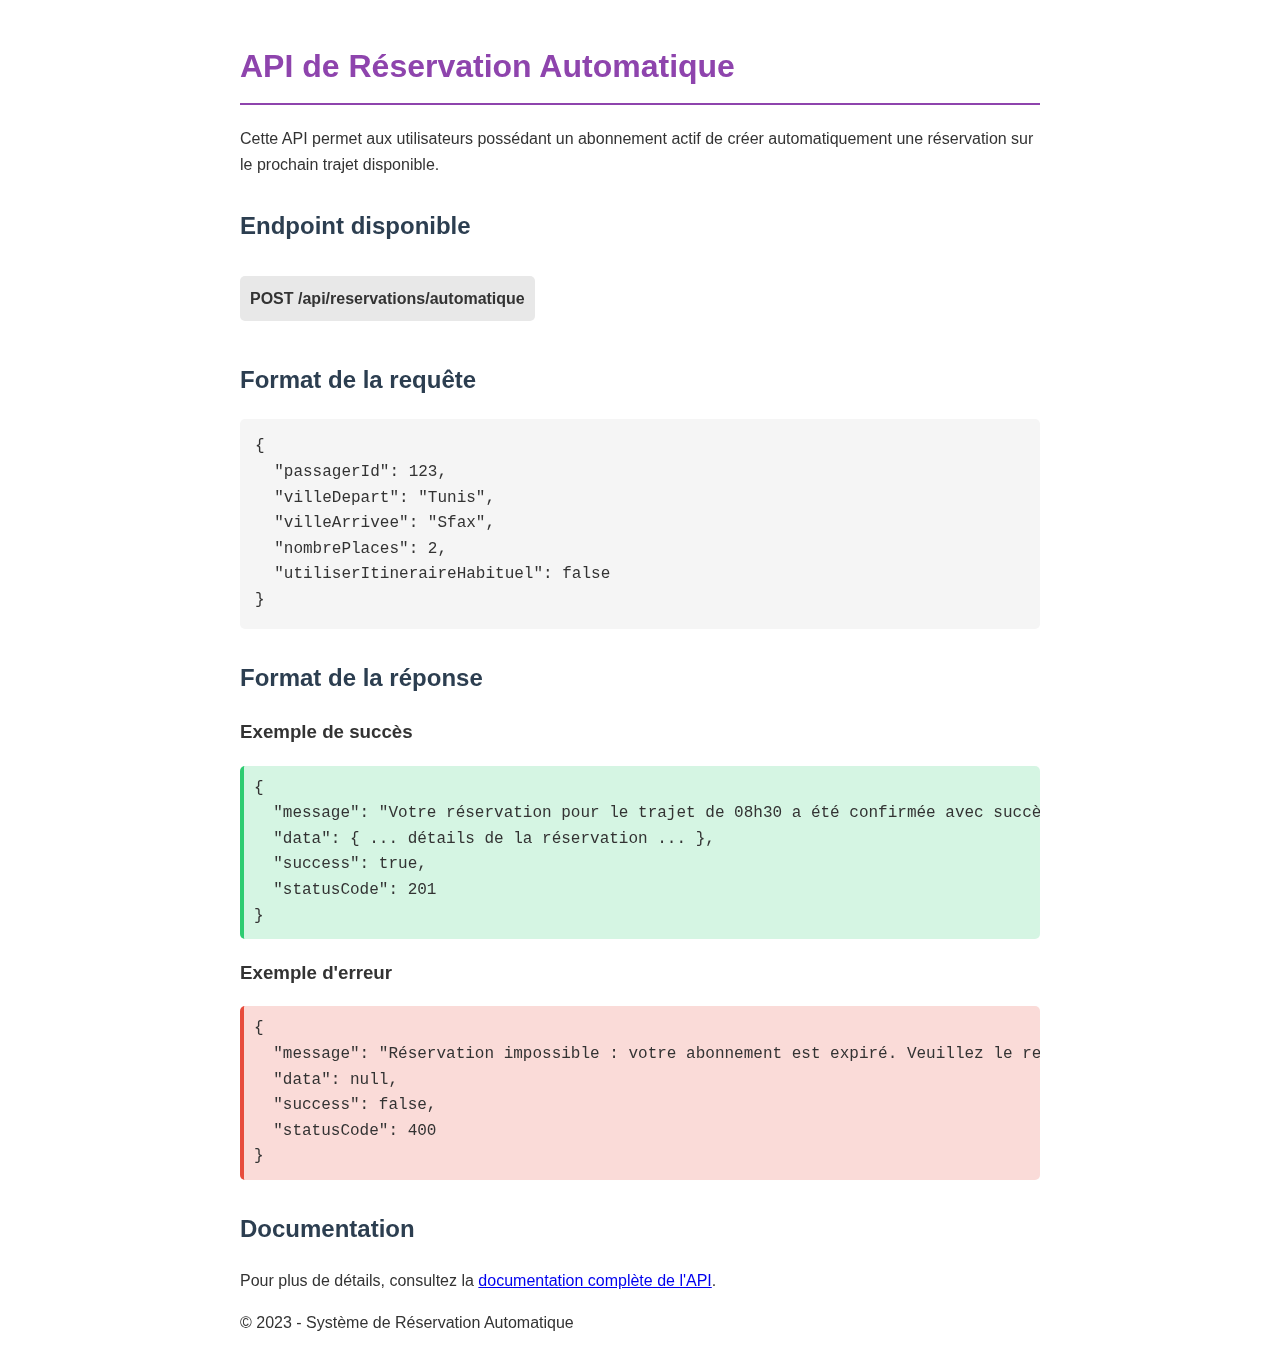
<file: src/main/webapp/index.html>
<!DOCTYPE html>
<html lang="fr">
<head>
    <meta charset="UTF-8">
    <meta name="viewport" content="width=device-width, initial-scale=1.0">
    <title>API de Réservation Automatique</title>
    <style>
        body {
            font-family: 'Segoe UI', Tahoma, Geneva, Verdana, sans-serif;
            line-height: 1.6;
            color: #333;
            max-width: 800px;
            margin: 0 auto;
            padding: 20px;
        }
        h1 {
            color: #8e44ad;
            border-bottom: 2px solid #8e44ad;
            padding-bottom: 10px;
        }
        h2 {
            color: #2c3e50;
            margin-top: 30px;
        }
        pre {
            background-color: #f5f5f5;
            padding: 15px;
            border-radius: 5px;
            overflow-x: auto;
        }
        code {
            font-family: 'Courier New', Courier, monospace;
        }
        .endpoint {
            background-color: #e8e8e8;
            padding: 10px;
            border-radius: 5px;
            font-weight: bold;
            display: inline-block;
            margin: 10px 0;
        }
        .success-message {
            background-color: #d5f5e3;
            padding: 10px;
            border-radius: 5px;
            border-left: 4px solid #2ecc71;
        }
        .error-message {
            background-color: #fadbd8;
            padding: 10px;
            border-radius: 5px;
            border-left: 4px solid #e74c3c;
        }
    </style>
</head>
<body>
    <h1>API de Réservation Automatique</h1>
    
    <p>Cette API permet aux utilisateurs possédant un abonnement actif de créer automatiquement une réservation sur le prochain trajet disponible.</p>
    
    <h2>Endpoint disponible</h2>
    
    <div class="endpoint">POST /api/reservations/automatique</div>
    
    <h2>Format de la requête</h2>
    
    <pre><code>{
  "passagerId": 123,
  "villeDepart": "Tunis",
  "villeArrivee": "Sfax",
  "nombrePlaces": 2,
  "utiliserItineraireHabituel": false
}</code></pre>
    
    <h2>Format de la réponse</h2>
    
    <h3>Exemple de succès</h3>
    <pre class="success-message"><code>{
  "message": "Votre réservation pour le trajet de 08h30 a été confirmée avec succès.",
  "data": { ... détails de la réservation ... },
  "success": true,
  "statusCode": 201
}</code></pre>
    
    <h3>Exemple d'erreur</h3>
    <pre class="error-message"><code>{
  "message": "Réservation impossible : votre abonnement est expiré. Veuillez le renouveler pour continuer.",
  "data": null,
  "success": false,
  "statusCode": 400
}</code></pre>
    
    <h2>Documentation</h2>
    <p>Pour plus de détails, consultez la <a href="doc/api_documentation.md">documentation complète de l'API</a>.</p>
    
    <footer>
        <p>&copy; 2023 - Système de Réservation Automatique</p>
    </footer>
</body>
</html>
</file>
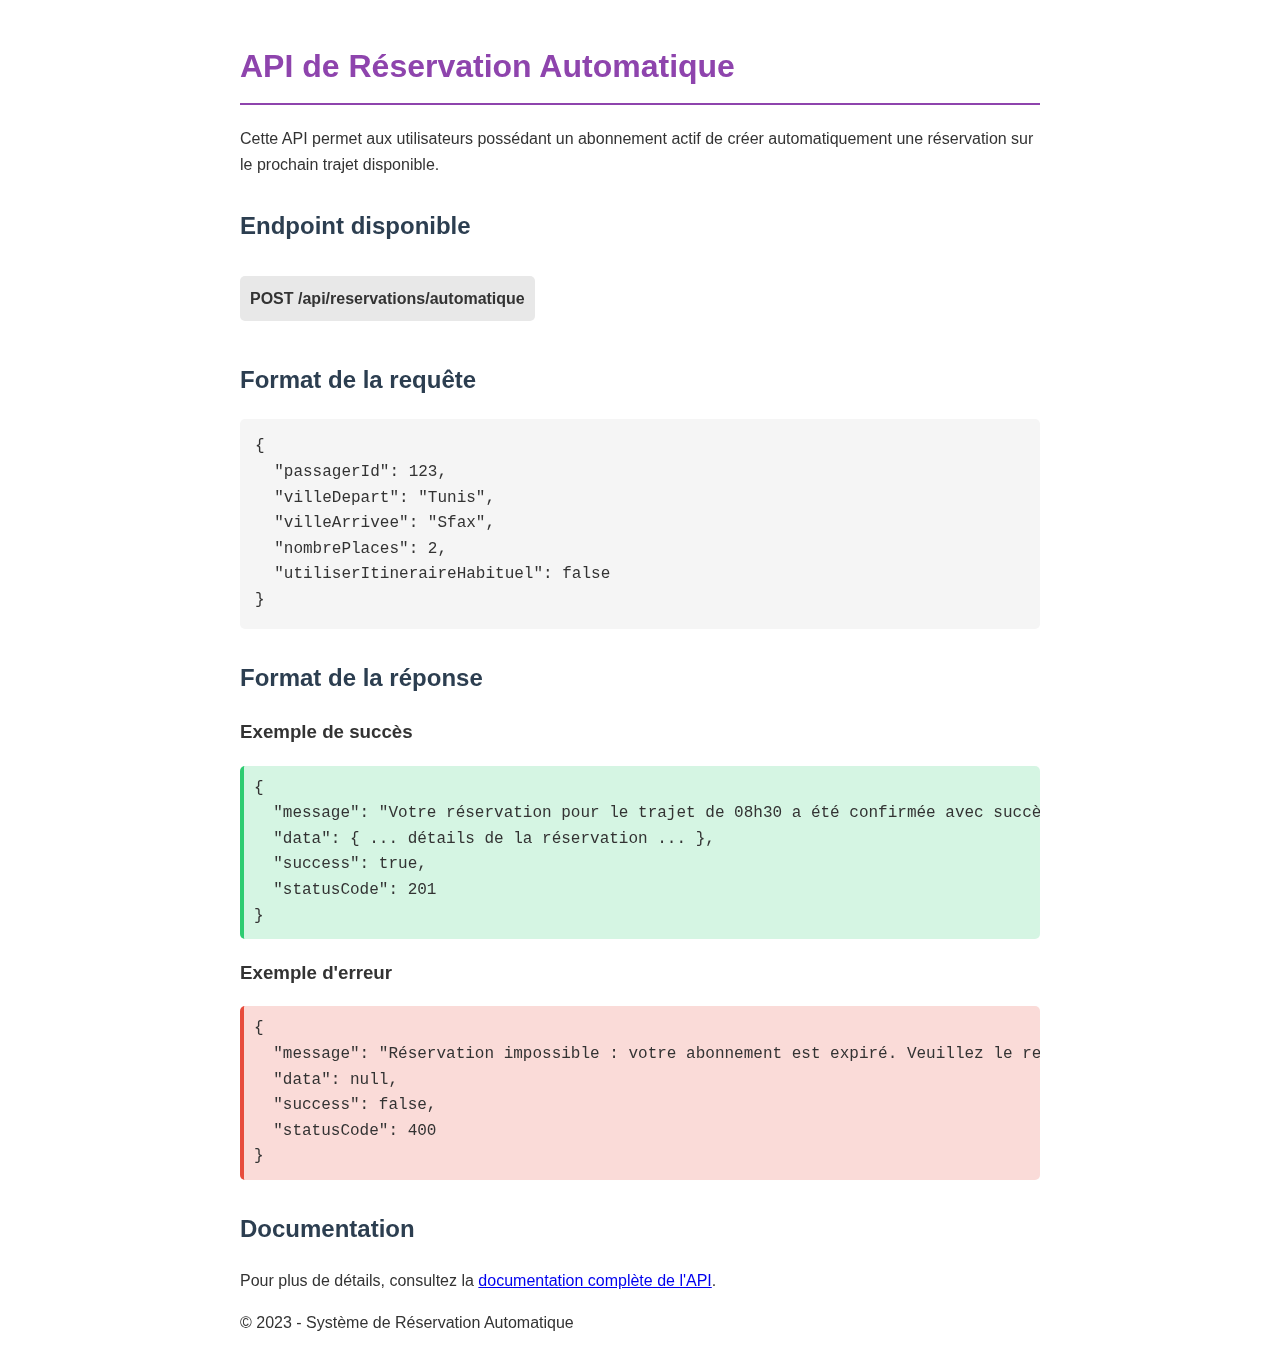
<file: weGo-main/src/main/webapp/index.html>
<!DOCTYPE html>
<html lang="fr">
<head>
    <meta charset="UTF-8">
    <meta name="viewport" content="width=device-width, initial-scale=1.0">
    <title>API de Réservation Automatique</title>
    <style>
        body {
            font-family: 'Segoe UI', Tahoma, Geneva, Verdana, sans-serif;
            line-height: 1.6;
            color: #333;
            max-width: 800px;
            margin: 0 auto;
            padding: 20px;
        }
        h1 {
            color: #8e44ad;
            border-bottom: 2px solid #8e44ad;
            padding-bottom: 10px;
        }
        h2 {
            color: #2c3e50;
            margin-top: 30px;
        }
        pre {
            background-color: #f5f5f5;
            padding: 15px;
            border-radius: 5px;
            overflow-x: auto;
        }
        code {
            font-family: 'Courier New', Courier, monospace;
        }
        .endpoint {
            background-color: #e8e8e8;
            padding: 10px;
            border-radius: 5px;
            font-weight: bold;
            display: inline-block;
            margin: 10px 0;
        }
        .success-message {
            background-color: #d5f5e3;
            padding: 10px;
            border-radius: 5px;
            border-left: 4px solid #2ecc71;
        }
        .error-message {
            background-color: #fadbd8;
            padding: 10px;
            border-radius: 5px;
            border-left: 4px solid #e74c3c;
        }
    </style>
</head>
<body>
    <h1>API de Réservation Automatique</h1>
    
    <p>Cette API permet aux utilisateurs possédant un abonnement actif de créer automatiquement une réservation sur le prochain trajet disponible.</p>
    
    <h2>Endpoint disponible</h2>
    
    <div class="endpoint">POST /api/reservations/automatique</div>
    
    <h2>Format de la requête</h2>
    
    <pre><code>{
  "passagerId": 123,
  "villeDepart": "Tunis",
  "villeArrivee": "Sfax",
  "nombrePlaces": 2,
  "utiliserItineraireHabituel": false
}</code></pre>
    
    <h2>Format de la réponse</h2>
    
    <h3>Exemple de succès</h3>
    <pre class="success-message"><code>{
  "message": "Votre réservation pour le trajet de 08h30 a été confirmée avec succès.",
  "data": { ... détails de la réservation ... },
  "success": true,
  "statusCode": 201
}</code></pre>
    
    <h3>Exemple d'erreur</h3>
    <pre class="error-message"><code>{
  "message": "Réservation impossible : votre abonnement est expiré. Veuillez le renouveler pour continuer.",
  "data": null,
  "success": false,
  "statusCode": 400
}</code></pre>
    
    <h2>Documentation</h2>
    <p>Pour plus de détails, consultez la <a href="doc/api_documentation.md">documentation complète de l'API</a>.</p>
    
    <footer>
        <p>&copy; 2023 - Système de Réservation Automatique</p>
    </footer>
</body>
</html>
</file>
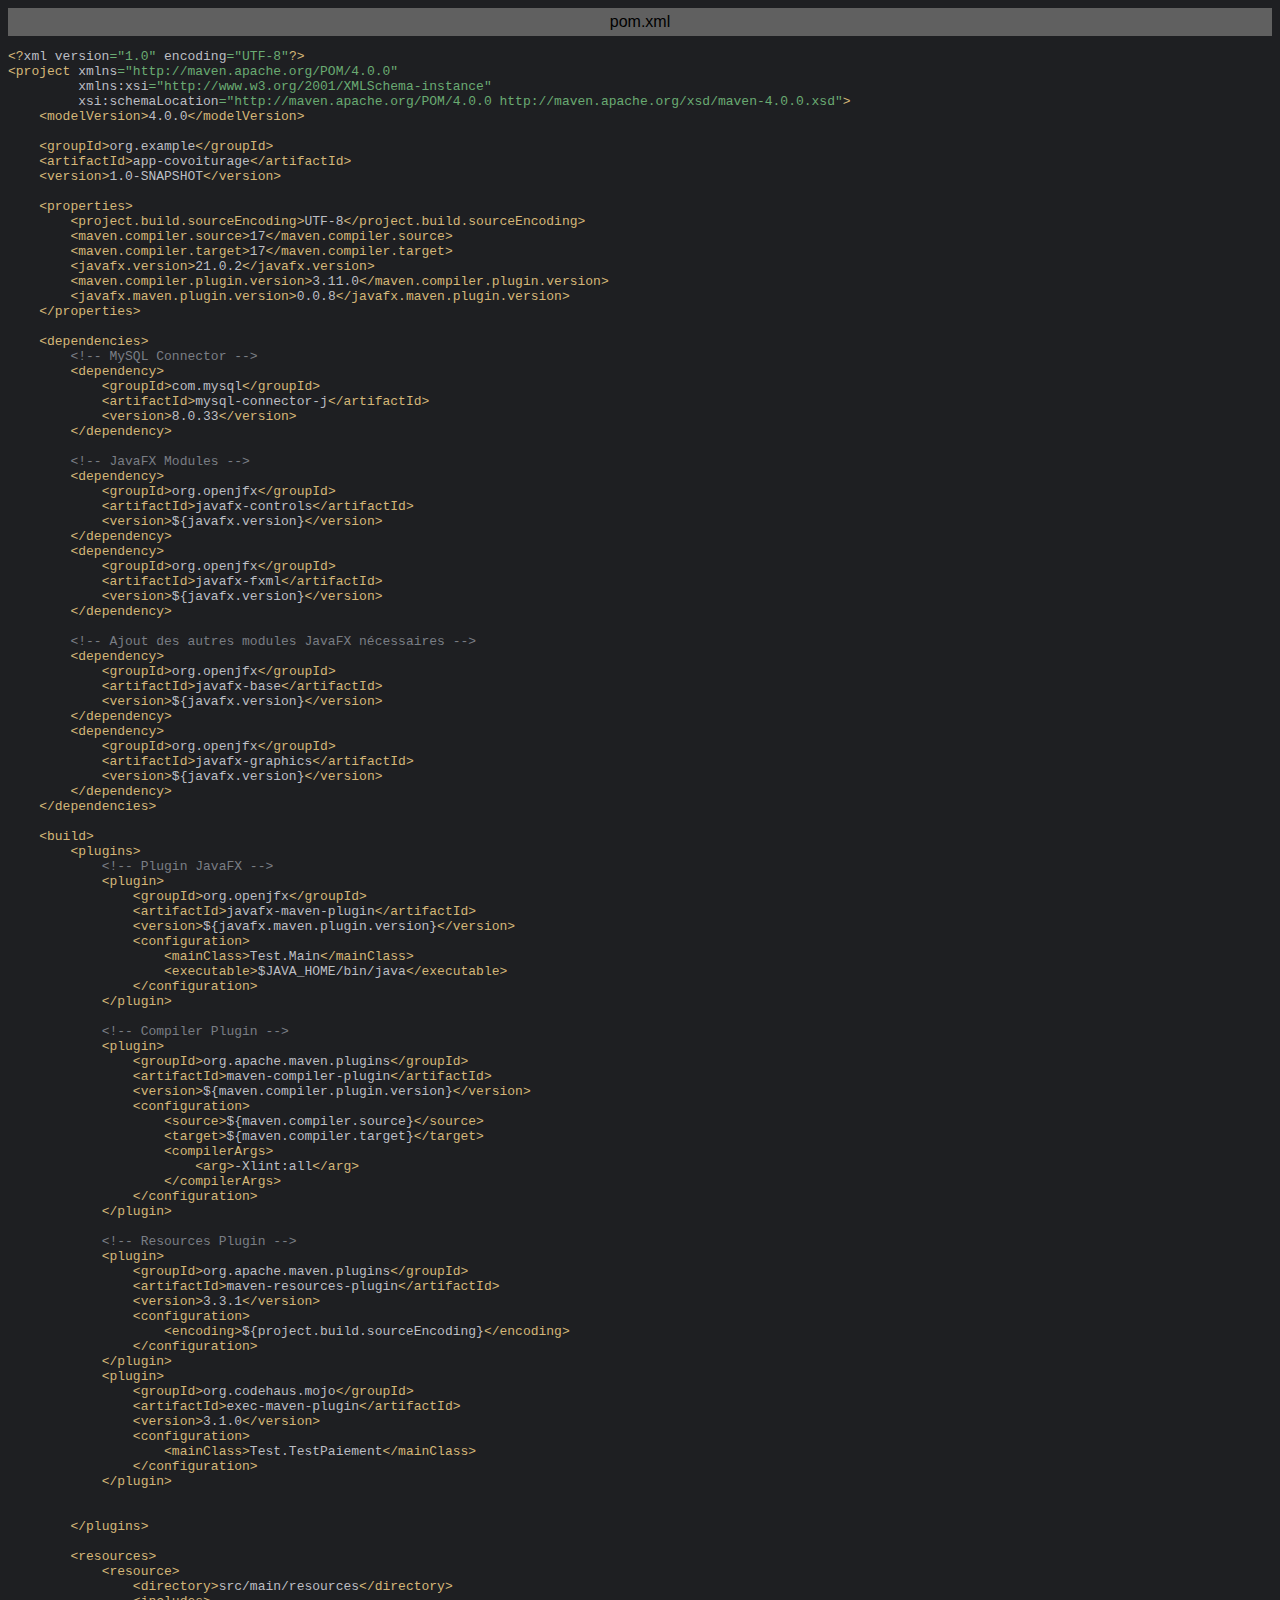
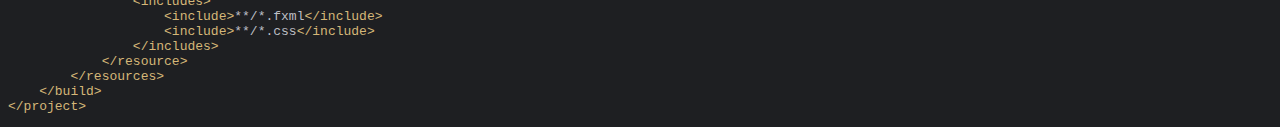
<file: exportToHTML/pom.xml.html>
<html>
<head>
<title>pom.xml</title>
<meta http-equiv="Content-Type" content="text/html; charset=utf-8">
<style type="text/css">
.s0 { color: #d5b778;}
.s1 { color: #bcbec4;}
.s2 { color: #6aab73;}
.s3 { color: #bcbec4;}
.s4 { color: #7a7e85;}
</style>
</head>
<body bgcolor="#1e1f22">
<table CELLSPACING=0 CELLPADDING=5 COLS=1 WIDTH="100%" BGCOLOR="#606060" >
<tr><td><center>
<font face="Arial, Helvetica" color="#000000">
pom.xml</font>
</center></td></tr></table>
<pre><span class="s0">&lt;?</span><span class="s1">xml version</span><span class="s2">=&quot;1.0&quot; </span><span class="s1">encoding</span><span class="s2">=&quot;UTF-8&quot;</span><span class="s0">?&gt;</span>
<span class="s0">&lt;project </span><span class="s1">xmlns</span><span class="s2">=&quot;http://maven.apache.org/POM/4.0.0&quot;</span>
         <span class="s1">xmlns:xsi</span><span class="s2">=&quot;http://www.w3.org/2001/XMLSchema-instance&quot;</span>
         <span class="s1">xsi:schemaLocation</span><span class="s2">=&quot;http://maven.apache.org/POM/4.0.0 http://maven.apache.org/xsd/maven-4.0.0.xsd&quot;</span><span class="s0">&gt;</span>
    <span class="s0">&lt;modelVersion&gt;</span><span class="s3">4.0.0</span><span class="s0">&lt;/modelVersion&gt;</span>

    <span class="s0">&lt;groupId&gt;</span><span class="s3">org.example</span><span class="s0">&lt;/groupId&gt;</span>
    <span class="s0">&lt;artifactId&gt;</span><span class="s3">app-covoiturage</span><span class="s0">&lt;/artifactId&gt;</span>
    <span class="s0">&lt;version&gt;</span><span class="s3">1.0-SNAPSHOT</span><span class="s0">&lt;/version&gt;</span>

    <span class="s0">&lt;properties&gt;</span>
        <span class="s0">&lt;project.build.sourceEncoding&gt;</span><span class="s3">UTF-8</span><span class="s0">&lt;/project.build.sourceEncoding&gt;</span>
        <span class="s0">&lt;maven.compiler.source&gt;</span><span class="s3">17</span><span class="s0">&lt;/maven.compiler.source&gt;</span>
        <span class="s0">&lt;maven.compiler.target&gt;</span><span class="s3">17</span><span class="s0">&lt;/maven.compiler.target&gt;</span>
        <span class="s0">&lt;javafx.version&gt;</span><span class="s3">21.0.2</span><span class="s0">&lt;/javafx.version&gt;</span>
        <span class="s0">&lt;maven.compiler.plugin.version&gt;</span><span class="s3">3.11.0</span><span class="s0">&lt;/maven.compiler.plugin.version&gt;</span>
        <span class="s0">&lt;javafx.maven.plugin.version&gt;</span><span class="s3">0.0.8</span><span class="s0">&lt;/javafx.maven.plugin.version&gt;</span>
    <span class="s0">&lt;/properties&gt;</span>

    <span class="s0">&lt;dependencies&gt;</span>
        <span class="s4">&lt;!-- MySQL Connector --&gt;</span>
        <span class="s0">&lt;dependency&gt;</span>
            <span class="s0">&lt;groupId&gt;</span><span class="s3">com.mysql</span><span class="s0">&lt;/groupId&gt;</span>
            <span class="s0">&lt;artifactId&gt;</span><span class="s3">mysql-connector-j</span><span class="s0">&lt;/artifactId&gt;</span>
            <span class="s0">&lt;version&gt;</span><span class="s3">8.0.33</span><span class="s0">&lt;/version&gt;</span>
        <span class="s0">&lt;/dependency&gt;</span>

        <span class="s4">&lt;!-- JavaFX Modules --&gt;</span>
        <span class="s0">&lt;dependency&gt;</span>
            <span class="s0">&lt;groupId&gt;</span><span class="s3">org.openjfx</span><span class="s0">&lt;/groupId&gt;</span>
            <span class="s0">&lt;artifactId&gt;</span><span class="s3">javafx-controls</span><span class="s0">&lt;/artifactId&gt;</span>
            <span class="s0">&lt;version&gt;</span><span class="s3">${javafx.version}</span><span class="s0">&lt;/version&gt;</span>
        <span class="s0">&lt;/dependency&gt;</span>
        <span class="s0">&lt;dependency&gt;</span>
            <span class="s0">&lt;groupId&gt;</span><span class="s3">org.openjfx</span><span class="s0">&lt;/groupId&gt;</span>
            <span class="s0">&lt;artifactId&gt;</span><span class="s3">javafx-fxml</span><span class="s0">&lt;/artifactId&gt;</span>
            <span class="s0">&lt;version&gt;</span><span class="s3">${javafx.version}</span><span class="s0">&lt;/version&gt;</span>
        <span class="s0">&lt;/dependency&gt;</span>

        <span class="s4">&lt;!-- Ajout des autres modules JavaFX nécessaires --&gt;</span>
        <span class="s0">&lt;dependency&gt;</span>
            <span class="s0">&lt;groupId&gt;</span><span class="s3">org.openjfx</span><span class="s0">&lt;/groupId&gt;</span>
            <span class="s0">&lt;artifactId&gt;</span><span class="s3">javafx-base</span><span class="s0">&lt;/artifactId&gt;</span>
            <span class="s0">&lt;version&gt;</span><span class="s3">${javafx.version}</span><span class="s0">&lt;/version&gt;</span>
        <span class="s0">&lt;/dependency&gt;</span>
        <span class="s0">&lt;dependency&gt;</span>
            <span class="s0">&lt;groupId&gt;</span><span class="s3">org.openjfx</span><span class="s0">&lt;/groupId&gt;</span>
            <span class="s0">&lt;artifactId&gt;</span><span class="s3">javafx-graphics</span><span class="s0">&lt;/artifactId&gt;</span>
            <span class="s0">&lt;version&gt;</span><span class="s3">${javafx.version}</span><span class="s0">&lt;/version&gt;</span>
        <span class="s0">&lt;/dependency&gt;</span>
    <span class="s0">&lt;/dependencies&gt;</span>

    <span class="s0">&lt;build&gt;</span>
        <span class="s0">&lt;plugins&gt;</span>
            <span class="s4">&lt;!-- Plugin JavaFX --&gt;</span>
            <span class="s0">&lt;plugin&gt;</span>
                <span class="s0">&lt;groupId&gt;</span><span class="s3">org.openjfx</span><span class="s0">&lt;/groupId&gt;</span>
                <span class="s0">&lt;artifactId&gt;</span><span class="s3">javafx-maven-plugin</span><span class="s0">&lt;/artifactId&gt;</span>
                <span class="s0">&lt;version&gt;</span><span class="s3">${javafx.maven.plugin.version}</span><span class="s0">&lt;/version&gt;</span>
                <span class="s0">&lt;configuration&gt;</span>
                    <span class="s0">&lt;mainClass&gt;</span><span class="s3">Test.Main</span><span class="s0">&lt;/mainClass&gt;</span>
                    <span class="s0">&lt;executable&gt;</span><span class="s3">$JAVA_HOME/bin/java</span><span class="s0">&lt;/executable&gt;</span>
                <span class="s0">&lt;/configuration&gt;</span>
            <span class="s0">&lt;/plugin&gt;</span>

            <span class="s4">&lt;!-- Compiler Plugin --&gt;</span>
            <span class="s0">&lt;plugin&gt;</span>
                <span class="s0">&lt;groupId&gt;</span><span class="s3">org.apache.maven.plugins</span><span class="s0">&lt;/groupId&gt;</span>
                <span class="s0">&lt;artifactId&gt;</span><span class="s3">maven-compiler-plugin</span><span class="s0">&lt;/artifactId&gt;</span>
                <span class="s0">&lt;version&gt;</span><span class="s3">${maven.compiler.plugin.version}</span><span class="s0">&lt;/version&gt;</span>
                <span class="s0">&lt;configuration&gt;</span>
                    <span class="s0">&lt;source&gt;</span><span class="s3">${maven.compiler.source}</span><span class="s0">&lt;/source&gt;</span>
                    <span class="s0">&lt;target&gt;</span><span class="s3">${maven.compiler.target}</span><span class="s0">&lt;/target&gt;</span>
                    <span class="s0">&lt;compilerArgs&gt;</span>
                        <span class="s0">&lt;arg&gt;</span><span class="s3">-Xlint:all</span><span class="s0">&lt;/arg&gt;</span>
                    <span class="s0">&lt;/compilerArgs&gt;</span>
                <span class="s0">&lt;/configuration&gt;</span>
            <span class="s0">&lt;/plugin&gt;</span>

            <span class="s4">&lt;!-- Resources Plugin --&gt;</span>
            <span class="s0">&lt;plugin&gt;</span>
                <span class="s0">&lt;groupId&gt;</span><span class="s3">org.apache.maven.plugins</span><span class="s0">&lt;/groupId&gt;</span>
                <span class="s0">&lt;artifactId&gt;</span><span class="s3">maven-resources-plugin</span><span class="s0">&lt;/artifactId&gt;</span>
                <span class="s0">&lt;version&gt;</span><span class="s3">3.3.1</span><span class="s0">&lt;/version&gt;</span>
                <span class="s0">&lt;configuration&gt;</span>
                    <span class="s0">&lt;encoding&gt;</span><span class="s3">${project.build.sourceEncoding}</span><span class="s0">&lt;/encoding&gt;</span>
                <span class="s0">&lt;/configuration&gt;</span>
            <span class="s0">&lt;/plugin&gt;</span>
            <span class="s0">&lt;plugin&gt;</span>
                <span class="s0">&lt;groupId&gt;</span><span class="s3">org.codehaus.mojo</span><span class="s0">&lt;/groupId&gt;</span>
                <span class="s0">&lt;artifactId&gt;</span><span class="s3">exec-maven-plugin</span><span class="s0">&lt;/artifactId&gt;</span>
                <span class="s0">&lt;version&gt;</span><span class="s3">3.1.0</span><span class="s0">&lt;/version&gt;</span>
                <span class="s0">&lt;configuration&gt;</span>
                    <span class="s0">&lt;mainClass&gt;</span><span class="s3">Test.TestPaiement</span><span class="s0">&lt;/mainClass&gt;</span>
                <span class="s0">&lt;/configuration&gt;</span>
            <span class="s0">&lt;/plugin&gt;</span>


        <span class="s0">&lt;/plugins&gt;</span>

        <span class="s0">&lt;resources&gt;</span>
            <span class="s0">&lt;resource&gt;</span>
                <span class="s0">&lt;directory&gt;</span><span class="s3">src/main/resources</span><span class="s0">&lt;/directory&gt;</span>
                <span class="s0">&lt;includes&gt;</span>
                    <span class="s0">&lt;include&gt;</span><span class="s3">**/*.fxml</span><span class="s0">&lt;/include&gt;</span>
                    <span class="s0">&lt;include&gt;</span><span class="s3">**/*.css</span><span class="s0">&lt;/include&gt;</span>
                <span class="s0">&lt;/includes&gt;</span>
            <span class="s0">&lt;/resource&gt;</span>
        <span class="s0">&lt;/resources&gt;</span>
    <span class="s0">&lt;/build&gt;</span>
<span class="s0">&lt;/project&gt;</span></pre>
</body>
</html>
</file>
